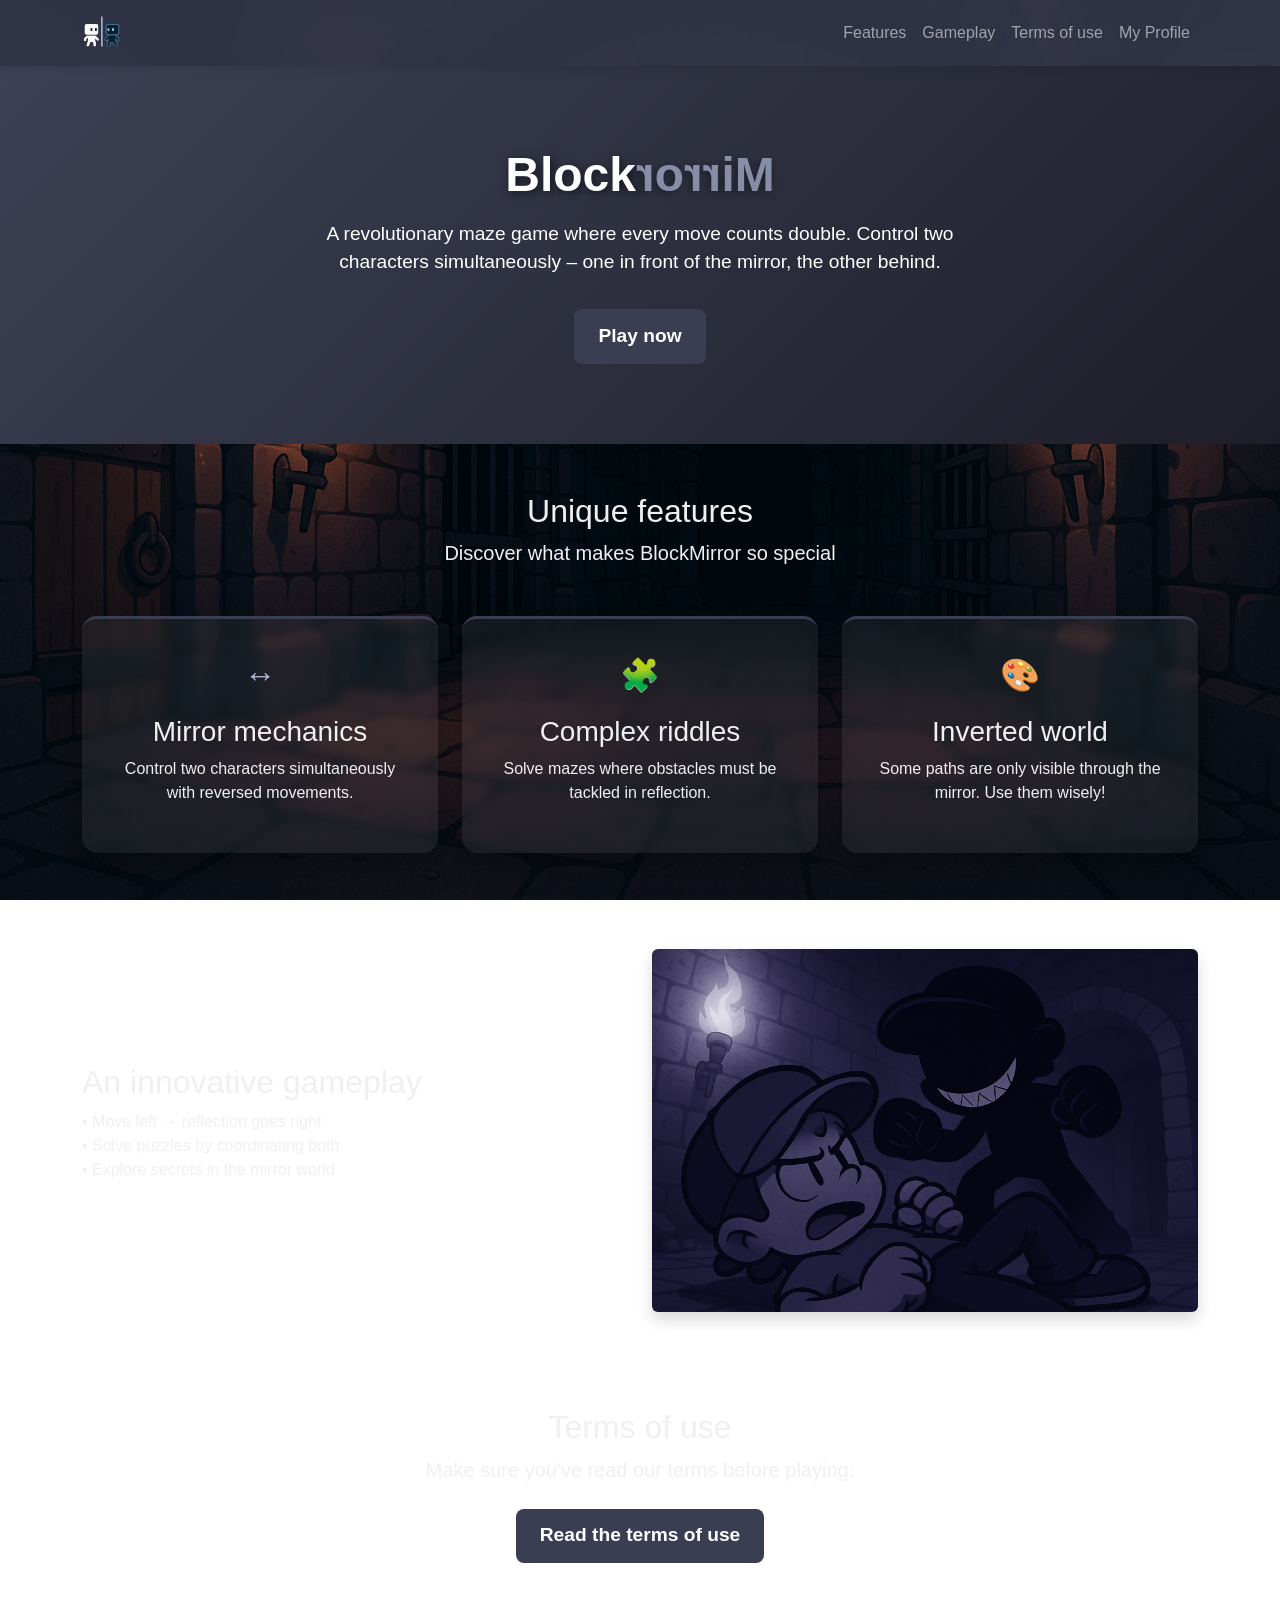
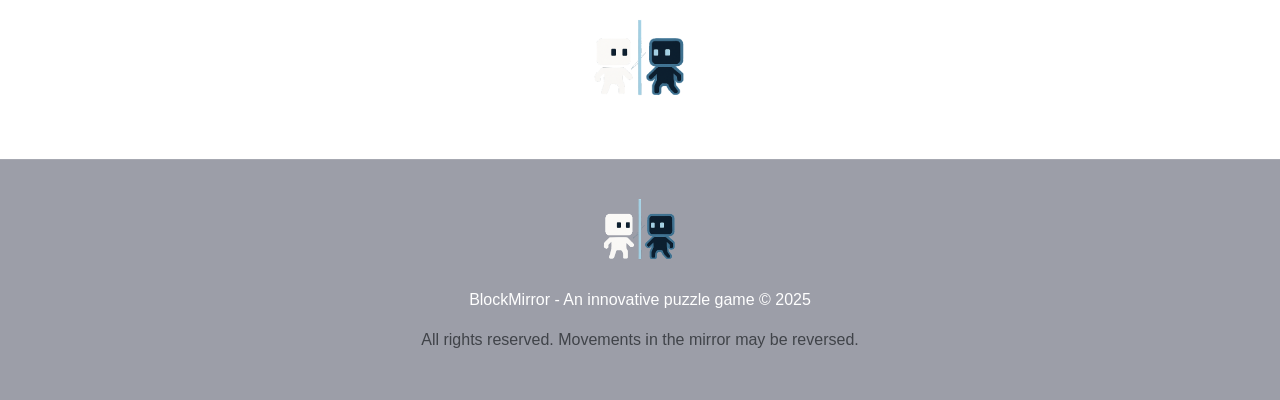
<file: 2025-grp05-JuOnly/SITE/index.html>
<!DOCTYPE html>
<html lang="fr">
<head>
  <meta charset="UTF-8" />
  <meta name="viewport" content="width=device-width, initial-scale=1.0"/>
  <title>BlockMirror - Home</title>
  <link href="https://cdn.jsdelivr.net/npm/bootstrap@5.3.0/dist/css/bootstrap.min.css" rel="stylesheet"/>
  <link rel="icon" href="pictures/logojeu.png" type="image/png" />
  <link rel="stylesheet" href="css/index.css">
  <style>
    :root {
      --primary-blue: #3a3e52;
      --dark-blue: #1b1b26;
      --light-blue: #aeb6d3;
      --mirror-effect: rgba(255, 255, 255, 0.05);
      --accent-orange: #d97b2a;
    }

    body {
      background: url("pictures/dungeon-bg.png") no-repeat center center fixed;
      background-size: cover;
      color: #f0f0f0;
      font-family: 'Segoe UI', Tahoma, Geneva, Verdana, sans-serif;
    }

    .navbar {
      background-color: rgba(58, 62, 82, 0.8);
      backdrop-filter: blur(4px);
    }

    .hero-section {
      padding: 5rem 0;
      background-color: rgba(0, 0, 0, 0.3);
    }

    .game-title {
      font-size: 3rem;
      font-weight: 700;
      text-shadow: 2px 2px 8px rgba(0, 0, 0, 0.6);
    }

    .mirror-text {
      display: inline-block;
      transform: scaleX(-1);
      color: var(--light-blue);
      opacity: 0.7;
    }

    .btn-mirror {
      background-color: var(--primary-blue);
      color: white;
      border: none;
      padding: 0.8rem 1.5rem;
      font-size: 1.2rem;
      font-weight: 600;
      border-radius: 8px;
      transition: all 0.3s;
      position: relative;
      overflow: hidden;
      text-decoration: none;
    }

    .btn-mirror:hover {
      background-color: var(--dark-blue);
      transform: translateY(-2px);
      box-shadow: 0 4px 8px rgba(0, 0, 0, 0.2);
      color: white;
    }
    .btn-mirror::after {
      content: "";
      position: absolute;
      top: 0; left: 0;
      width: 100%; height: 100%;
      background: linear-gradient(90deg, transparent, rgba(255,255,255,0.3), transparent);
      transform: translateX(-100%);
      transition: transform 0.7s;
    }

    .btn-mirror:hover::after {
      transform: translateX(100%);
    }

    .feature-card {
      background-color: rgba(255, 255, 255, 0.06);
      padding: 2rem;
      border-radius: 15px;
      text-align: center;
      color: #f0f0f0;
      border-top: 3px solid var(--primary-blue);
      box-shadow: 0 10px 30px rgba(0, 0, 0, 0.4);
      backdrop-filter: blur(5px);
    }

    .feature-icon {
      font-size: 2rem;
      margin-bottom: 1rem;
      color: var(--light-blue);
    }

    .gameplay-section {
      background-color: rgba(255, 255, 255, 0.03);
    }

    .footer-logo img {
      height: 80px;
    }

    footer {
      background-color: rgba(58, 62, 82, 0.5);
      color: white;
      padding: 2rem 0;
      margin-top: auto;
      text-align: center;
      backdrop-filter: blur(3px);
      border-top: 1px solid rgba(255, 255, 255, 0.1);
    }
  </style>
</head>
<body>
  <nav class="navbar navbar-expand-lg navbar-dark sticky-top">
    <div class="container">
      <a class="navbar-brand" href="#">
        <img src="pictures/logojeu.png" alt="BlockMirror Logo" height="60" />
      </a>
      <button class="navbar-toggler" type="button" data-bs-toggle="collapse" data-bs-target="#navbarNav">
        <span class="navbar-toggler-icon"></span>
      </button>
      <div class="collapse navbar-collapse" id="navbarNav">
        <ul class="navbar-nav ms-auto">
          <li class="nav-item"><a class="nav-link" href="#features">Features</a></li>
          <li class="nav-item"><a class="nav-link" href="#gameplay">Gameplay</a></li>
          <li class="nav-item"><a class="nav-link" href="#conditions">Terms of use</a></li>
          <li class="nav-item"><a class="nav-link" href="php/profil.php">My Profile</a></li>
        </ul>
      </div>
    </div>
  </nav>

  <section class="hero-section text-center">
    <div class="container">
      <h1 class="game-title">Block<span class="mirror-text">Mirror</span></h1>
      <p class="game-description lead mt-3">
        A revolutionary maze game where every move counts double.
        Control two characters simultaneously – one in front of the mirror, the other behind.
      </p>
      <a href="php/login.php" class="btn btn-lg btn-mirror">Play now</a>
    </div>
  </section>

  <section id="features" class="py-5">
    <div class="container">
      <div class="text-center mb-5">
        <h2>Unique features</h2>
        <p class="lead">Discover what makes BlockMirror so special</p>
      </div>
      <div class="row g-4">
        <div class="col-md-4">
          <div class="feature-card">
            <div class="feature-icon">↔️</div>
            <h3>Mirror mechanics</h3>
            <p>Control two characters simultaneously with reversed movements.</p>
          </div>
        </div>
        <div class="col-md-4">
          <div class="feature-card">
            <div class="feature-icon">🧩</div>
            <h3>Complex riddles</h3>
            <p>Solve mazes where obstacles must be tackled in reflection.</p>
          </div>
        </div>
        <div class="col-md-4">
          <div class="feature-card">
            <div class="feature-icon">🎨</div>
            <h3>Inverted world</h3>
            <p>Some paths are only visible through the mirror. Use them wisely!</p>
          </div>
        </div>
      </div>
    </div>
  </section>

  <section id="gameplay" class="gameplay-section py-5">
    <div class="container">
      <div class="row align-items-center">
        <div class="col-lg-6">
          <h2>An innovative gameplay</h2>
          <ul class="list-unstyled">
            <li>• Move left → reflection goes right</li>
            <li>• Solve puzzles by coordinating both</li>
            <li>• Explore secrets in the mirror world</li>
          </ul>
        </div>
        <div class="col-lg-6">
          <img src="pictures/niveau/gameplay.png" alt="Gameplay Screenshot" class="img-fluid rounded shadow" />
        </div>
      </div>
    </div>
  </section>

  <section id="conditions" class="py-5">
    <div class="container text-center">
      <h2>Terms of use</h2>
      <p class="lead mb-4">Make sure you've read our terms before playing:</p>
      <a href="html/conditions.html" class="btn btn-lg btn-mirror">Read the terms of use</a>
      <div class="mt-5">
        <img src="pictures/logojeu.png" alt="BlockMirror Logo" style="height: 100px;" class="rotate-on-hover" />
      </div>
    </div>
  </section>

  <footer>
    <div class="container">
      <div class="footer-logo">
        <img src="pictures/logojeu.png" alt="BlockMirror Logo" />
      </div>
      <p>BlockMirror - An innovative puzzle game © 2025</p>
      <p class="text-muted">All rights reserved. Movements in the mirror may be reversed.</p>
    </div>
  </footer>

  <script src="https://cdn.jsdelivr.net/npm/bootstrap@5.3.0/dist/js/bootstrap.bundle.min.js"></script>
</body>
</html>
</file>
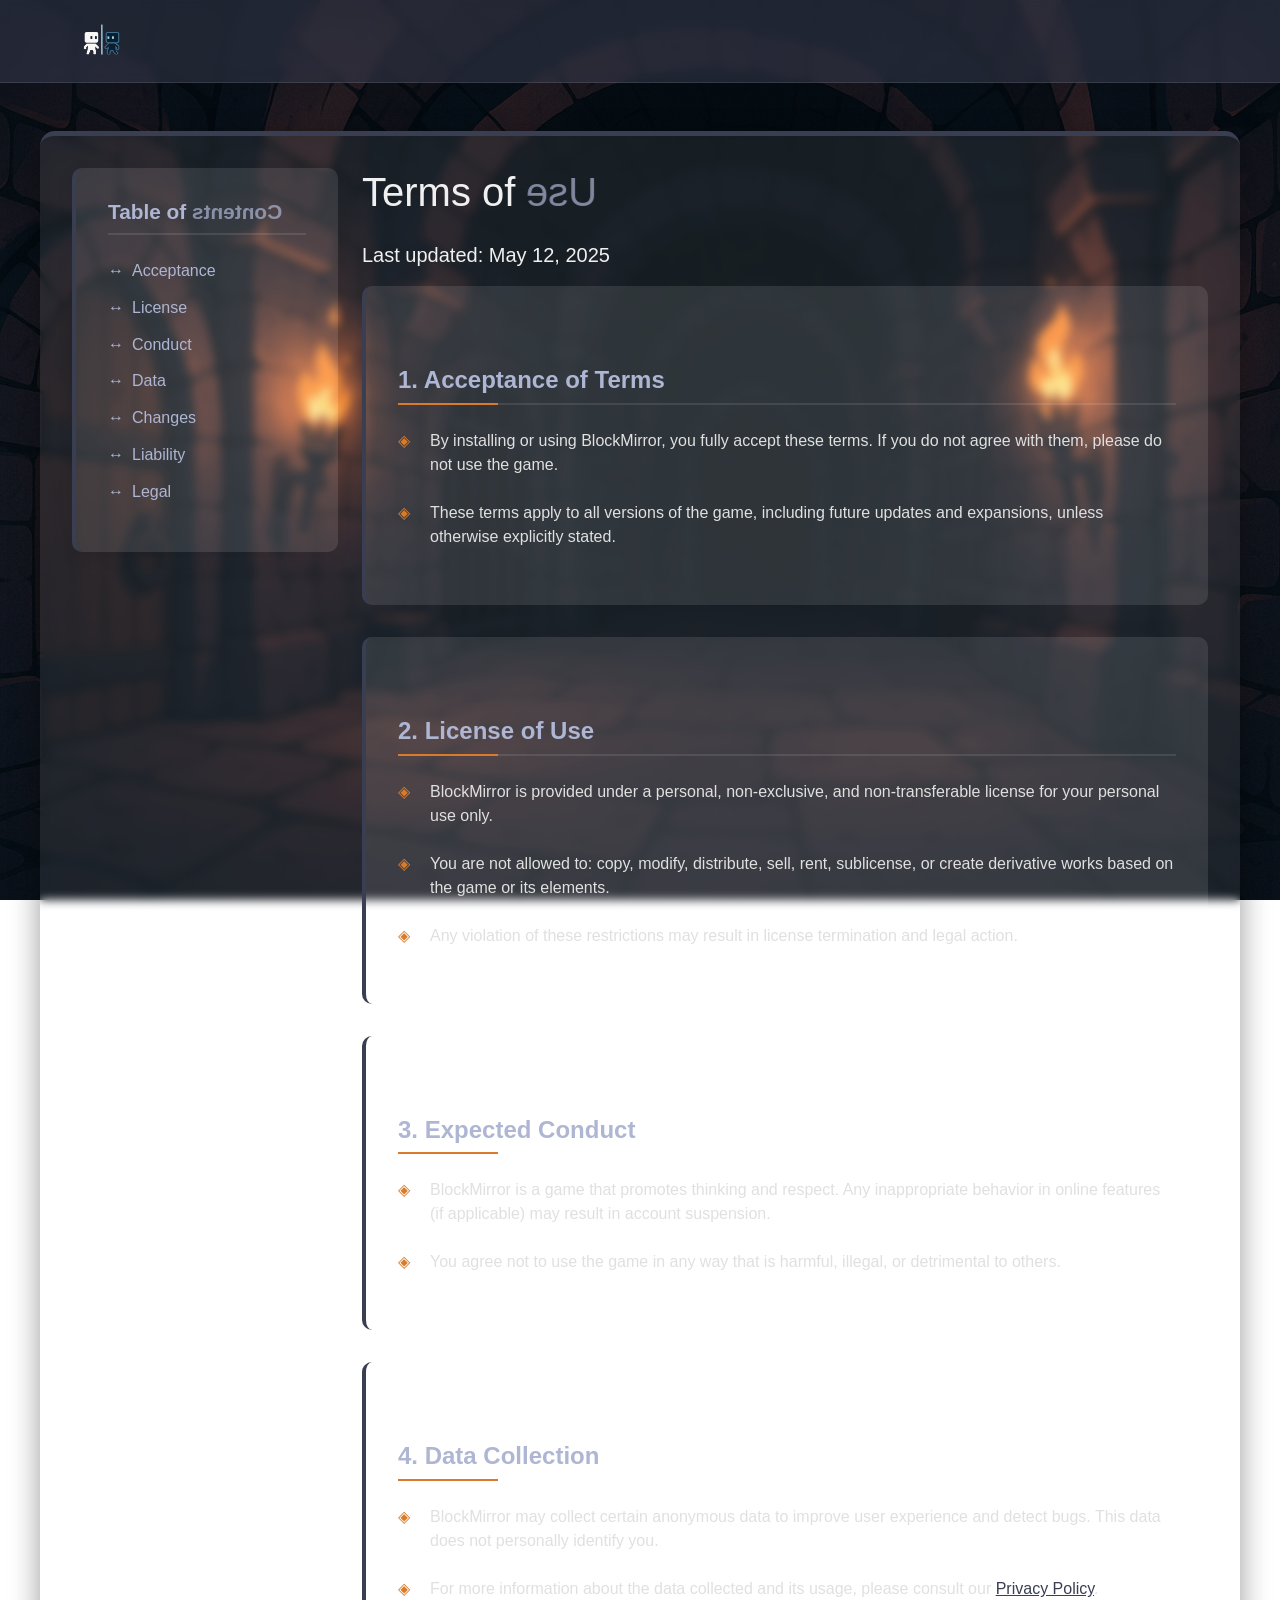
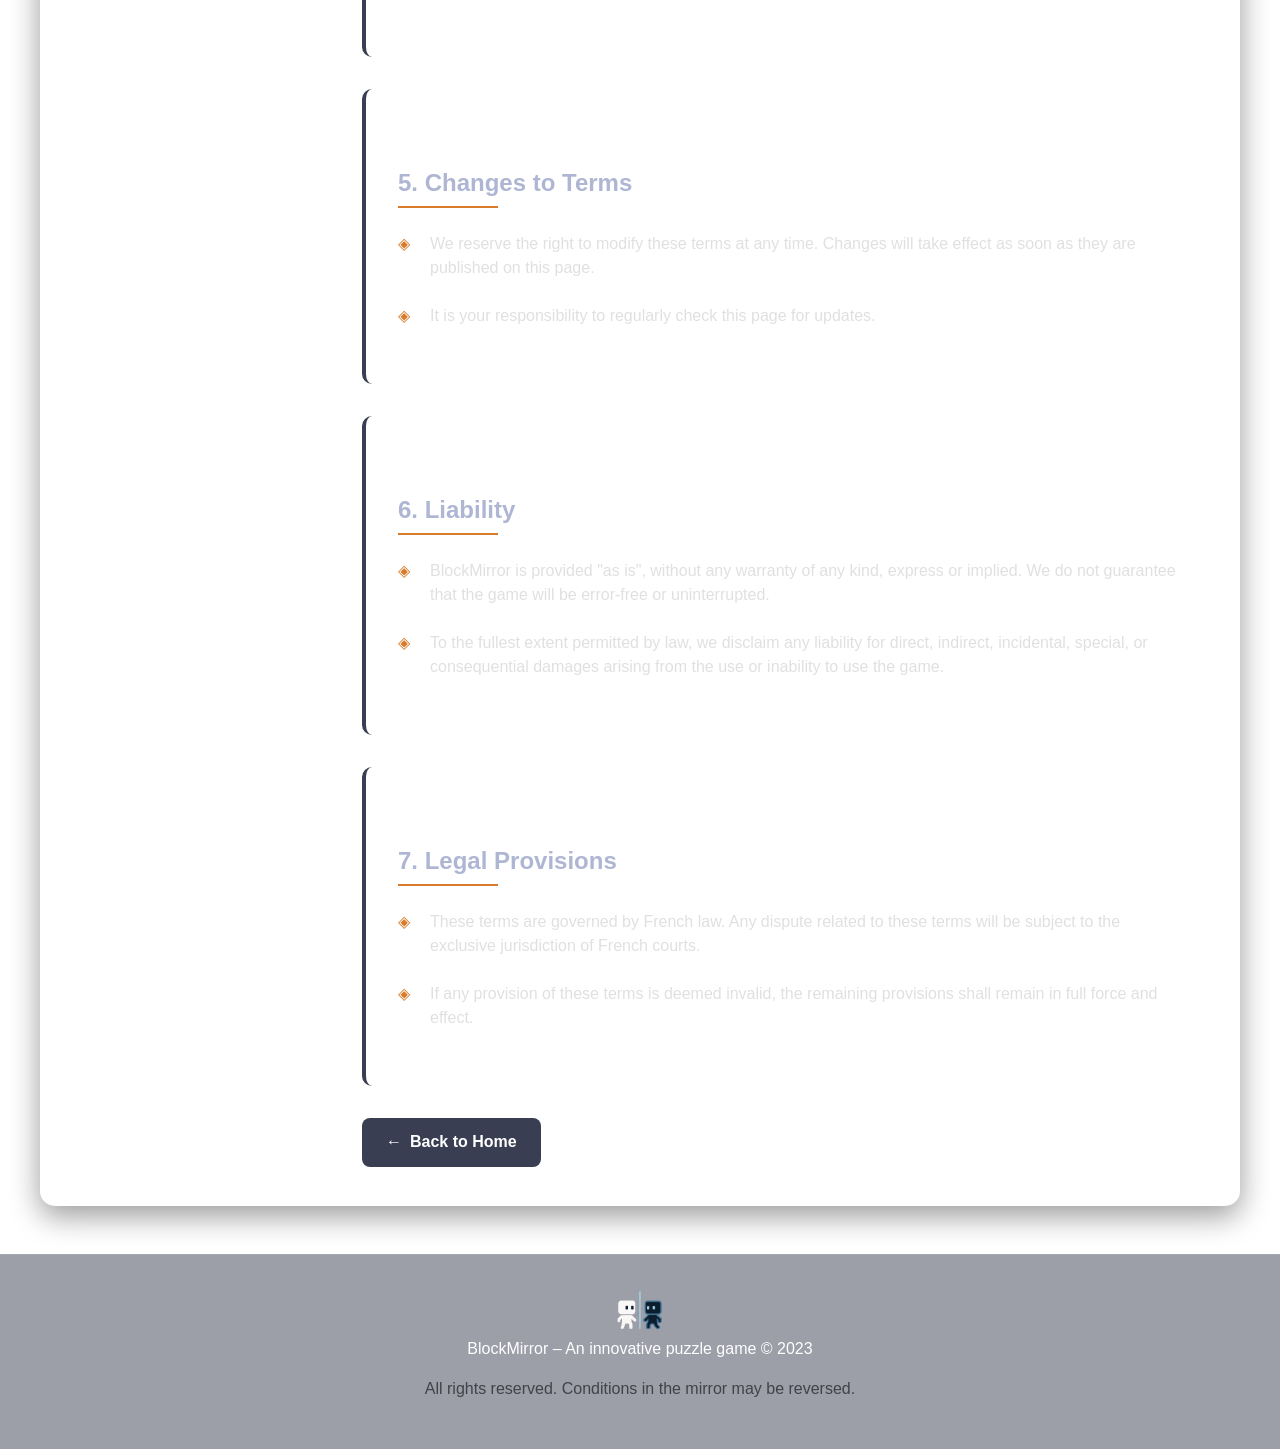
<file: 2025-grp05-JuOnly/SITE/html/conditions.html>
<!DOCTYPE html>
<html lang="en">
<head>
    <meta charset="UTF-8">
    <meta name="viewport" content="width=device-width, initial-scale=1.0">
    <title>BlockMirror - Terms of Use</title>
    <link href="https://cdn.jsdelivr.net/npm/bootstrap@5.3.0/dist/css/bootstrap.min.css" rel="stylesheet">
    <link rel="icon" href="../pictures/logojeu.png" type="image/png">
    <style>
                :root {
            --primary-blue: #3a3e52;
            --dark-blue: #1b1b26;
            --light-blue: #aeb6d3;
            --accent-orange: #d97b2a;
        }
        
        body {
            font-family: 'Segoe UI', Tahoma, Geneva, Verdana, sans-serif;
            background: url('../pictures/dungeon-bg.png') no-repeat center center fixed;
            background-size: cover;
            color: #f0f0f0;
            min-height: 100vh;
            display: flex;
            flex-direction: column;
        }
        
        body::before {
            content: "";
            position: absolute;
            top: 0;
            right: 0;
            bottom: 0;
            left: 0;
            background: url('data:image/svg+xml;utf8,<svg xmlns="http://www.w3.org/2000/svg" viewBox="0 0 100 100" preserveAspectRatio="none"><path fill="rgba(255,255,255,0.05)" d="M0,0 L100,0 L100,100 L0,100 Z" transform="scale(-1,1) translate(-100,0)"/></svg>');
            background-size: 100% 100%;
            opacity: 0.3;
            z-index: -1;
        }
        
        .navbar {
            background-color: rgba(58, 62, 82, 0.5);
            backdrop-filter: blur(5px);
            border-bottom: 1px solid rgba(255, 255, 255, 0.1);
            padding: 1rem 0;
        }
        
        .navbar-brand img {
            height: 40px;
            transition: transform 0.3s;
        }
        
        .navbar-brand:hover img {
            transform: scaleX(-1);
        }
        
        .container.my-5 {
            max-width: 1200px;
            margin: 3rem auto;
            padding: 2rem;
            background: rgba(255, 255, 255, 0.08);
            border-radius: 15px;
            box-shadow: 0 10px 30px rgba(0, 0, 0, 0.4);
            border-top: 5px solid var(--primary-blue);
            backdrop-filter: blur(5px);
        }
        
        .toc-container {
            background: rgba(255, 255, 255, 0.1);
            border-radius: 10px;
            padding: 2rem;
            box-shadow: 0 5px 15px rgba(0, 0, 0, 0.1);
            margin-bottom: 3rem;
            position: sticky;
            top: 20px;
            border-left: 4px solid var(--primary-blue);
        }
        
        .toc-title {
            color: var(--light-blue);
            border-bottom: 2px solid rgba(255, 255, 255, 0.1);
            padding-bottom: 0.5rem;
            margin-bottom: 1.5rem;
            font-size: 1.3rem;
            font-weight: 600;
        }
        
        .toc-list {
            list-style-type: none;
            padding-left: 0;
        }
        
        .toc-list li {
            margin-bottom: 0.8rem;
            position: relative;
            padding-left: 1.5rem;
        }
        
        .toc-list li::before {
            content: "↔";
            position: absolute;
            left: 0;
            color: var(--light-blue);
        }
        
        .toc-list li a {
            color: var(--light-blue);
            text-decoration: none;
            transition: all 0.3s;
        }
        
        .toc-list li a:hover {
            color: var(--accent-orange);
            padding-left: 5px;
        }
        
        .section-title {
            color: var(--light-blue);
            margin-top: 3rem;
            margin-bottom: 1.5rem;
            padding-bottom: 0.5rem;
            border-bottom: 2px solid rgba(255, 255, 255, 0.1);
            position: relative;
            font-size: 1.5rem;
            font-weight: 600;
        }
        
        .section-title::after {
            content: "";
            position: absolute;
            bottom: -2px;
            left: 0;
            width: 100px;
            height: 2px;
            background: var(--accent-orange);
        }
        
        .mirror-section {
            background: rgba(255, 255, 255, 0.1);
            border-radius: 10px;
            padding: 2rem;
            margin-bottom: 2rem;
            transition: all 0.3s;
            border-left: 4px solid var(--primary-blue);
        }
        
        .mirror-section:hover {
            transform: translateY(-5px);
            box-shadow: 0 8px 20px rgba(0, 0, 0, 0.2);
        }
        
        .mirror-text {
            display: inline-block;
            transform: scaleX(-1);
            color: var(--light-blue);
            opacity: 0.7;
        }
        
        .mirror-clause {
            position: relative;
            padding-left: 2rem;
            margin-bottom: 1.5rem;
            color: #e0e0e0;
        }
        
        .mirror-clause::before {
            content: "◈";
            position: absolute;
            left: 0;
            color: var(--accent-orange);
        }
        
        .back-to-home {
            display: inline-block;
            background-color: var(--primary-blue);
            color: white !important;
            border: none;
            padding: 0.8rem 1.5rem;
            font-size: 1rem;
            font-weight: 600;
            border-radius: 8px;
            text-decoration: none;
            transition: all 0.3s;
            position: relative;
            overflow: hidden;
        }
        
        .back-to-home:hover {
            background-color: var(--dark-blue);
            transform: translateY(-2px);
            box-shadow: 0 4px 8px rgba(0, 0, 0, 0.2);
            color: white !important;
        }
        
        .back-to-home::before {
            content: "←";
            margin-right: 8px;
        }
        
        .back-to-home::after {
            content: "";
            position: absolute;
            top: 0;
            left: 0;
            width: 100%;
            height: 100%;
            background: linear-gradient(90deg, transparent, rgba(255,255,255,0.3), transparent);
            transform: translateX(-100%);
            transition: transform 0.7s;
        }
        
        .back-to-home:hover::after {
            transform: translateX(100%);
        }
        
        footer {
            background-color: rgba(58, 62, 82, 0.5);
            color: white;
            padding: 2rem 0;
            margin-top: auto;
            text-align: center;
            backdrop-filter: blur(3px);
            border-top: 1px solid rgba(255, 255, 255, 0.1);
        }
        
        .footer-logo img {
            height: 50px;
            transition: transform 0.5s;
        }
        
        .footer-logo img:hover {
            transform: scaleX(-1);
        }
        
        @media (max-width: 768px) {
            .toc-container {
                position: static;
                margin-bottom: 2rem;
            }
            
            .container.my-5 {
                margin: 1rem;
                padding: 1rem;
            }
        }


    </style>
</head>
<body>
    <nav class="navbar navbar-expand-lg navbar-dark">
        <div class="container">
            <a class="navbar-brand" href="../index.html">
                <img src="../pictures/logojeu.png" alt="BlockMirror Logo">
            </a>
            <button class="navbar-toggler" type="button" data-bs-toggle="collapse" data-bs-target="#navbarNav">
                <span class="navbar-toggler-icon"></span>
            </button>
        </div>
    </nav>

    <div class="container my-5">
        <div class="row">
            <div class="col-lg-3">
                <div class="toc-container">
                    <h2 class="toc-title">Table of <span class="mirror-text">Contents</span></h2>
                    <ul class="toc-list">
                        <li><a href="#acceptance">Acceptance</a></li>
                        <li><a href="#license">License</a></li>
                        <li><a href="#conduct">Conduct</a></li>
                        <li><a href="#data">Data</a></li>
                        <li><a href="#modifications">Changes</a></li>
                        <li><a href="#liability">Liability</a></li>
                        <li><a href="#legal">Legal</a></li>
                    </ul>
                </div>
            </div>
            
            <div class="col-lg-9">
                <h1 class="mb-4">Terms of <span class="mirror-text">Use</span></h1>
                <p class="lead">Last updated: May 12, 2025</p>
                
                <div class="mirror-section" id="acceptance">
                    <h2 class="section-title">1. Acceptance of Terms</h2>
                    <div class="mirror-clause">
                        By installing or using BlockMirror, you fully accept these terms. If you do not agree with them, please do not use the game.
                    </div>
                    <div class="mirror-clause">
                        These terms apply to all versions of the game, including future updates and expansions, unless otherwise explicitly stated.
                    </div>
                </div>
                
                <div class="mirror-section" id="license">
                    <h2 class="section-title">2. License of Use</h2>
                    <div class="mirror-clause">
                        BlockMirror is provided under a personal, non-exclusive, and non-transferable license for your personal use only.
                    </div>
                    <div class="mirror-clause">
                        You are not allowed to: copy, modify, distribute, sell, rent, sublicense, or create derivative works based on the game or its elements.
                    </div>
                    <div class="mirror-clause">
                        Any violation of these restrictions may result in license termination and legal action.
                    </div>
                </div>
                
                <div class="mirror-section" id="conduct">
                    <h2 class="section-title">3. Expected Conduct</h2>
                    <div class="mirror-clause">
                        BlockMirror is a game that promotes thinking and respect. Any inappropriate behavior in online features (if applicable) may result in account suspension.
                    </div>
                    <div class="mirror-clause">
                        You agree not to use the game in any way that is harmful, illegal, or detrimental to others.
                    </div>
                </div>
                
                <div class="mirror-section" id="data">
                    <h2 class="section-title">4. Data Collection</h2>
                    <div class="mirror-clause">
                        BlockMirror may collect certain anonymous data to improve user experience and detect bugs. This data does not personally identify you.
                    </div>
                    <div class="mirror-clause">
                        For more information about the data collected and its usage, please consult our <a href="#" style="color: var(--primary-blue);">Privacy Policy</a>.
                    </div>
                </div>
                
                <div class="mirror-section" id="modifications">
                    <h2 class="section-title">5. Changes to Terms</h2>
                    <div class="mirror-clause">
                        We reserve the right to modify these terms at any time. Changes will take effect as soon as they are published on this page.
                    </div>
                    <div class="mirror-clause">
                        It is your responsibility to regularly check this page for updates.
                    </div>
                </div>
                
                <div class="mirror-section" id="liability">
                    <h2 class="section-title">6. Liability</h2>
                    <div class="mirror-clause">
                        BlockMirror is provided "as is", without any warranty of any kind, express or implied. We do not guarantee that the game will be error-free or uninterrupted.
                    </div>
                    <div class="mirror-clause">
                        To the fullest extent permitted by law, we disclaim any liability for direct, indirect, incidental, special, or consequential damages arising from the use or inability to use the game.
                    </div>
                </div>
                
                <div class="mirror-section" id="legal">
                    <h2 class="section-title">7. Legal Provisions</h2>
                    <div class="mirror-clause">
                        These terms are governed by French law. Any dispute related to these terms will be subject to the exclusive jurisdiction of French courts.
                    </div>
                    <div class="mirror-clause">
                        If any provision of these terms is deemed invalid, the remaining provisions shall remain in full force and effect.
                    </div>
                </div>
                
                <a href="../index.html" class="back-to-home">Back to Home</a>
            </div>
        </div>
    </div>

    <footer class="text-center">
        <div class="container">
            <div class="footer-logo">
                <img src="../pictures/logojeu.png" alt="BlockMirror Logo">
            </div>
            <p>BlockMirror – An innovative puzzle game © 2023</p>
            <p class="text-muted">All rights reserved. Conditions in the mirror may be reversed.</p>
        </div>
    </footer>

    <script src="https://cdn.jsdelivr.net/npm/bootstrap@5.3.0/dist/js/bootstrap.bundle.min.js"></script>
</body>
</html>
</file>
<file: 2025-grp05-JuOnly/SITE/css/index.css>
:root {
            --primary-blue: #1a73e8;
            --dark-blue: #0d47a1;
            --light-blue: #bbdefb;
            --mirror-effect: #e3f2fd;
        }
        
        body {
            font-family: 'Segoe UI', Tahoma, Geneva, Verdana, sans-serif;
            background-color: #f5f5f5;
            color: #333;
        }
        
        .navbar {
            background-color: var(--primary-blue);
            box-shadow: 0 2px 10px rgba(0, 0, 0, 0.1);
        }
        
        .navbar-brand img {
            height: 40px;
            transition: transform 0.3s;
        }
        
        .navbar-brand:hover img {
            transform: scaleX(-1);
        }
        
        .hero-section {
            background: linear-gradient(135deg, var(--primary-blue), var(--dark-blue));
            color: white;
            padding: 5rem 0;
            position: relative;
            overflow: hidden;
        }
        
        .hero-section::before {
            content: "";
            position: absolute;
            top: 0;
            right: 0;
            bottom: 0;
            left: 0;
            background: url('data:image/svg+xml;utf8,<svg xmlns="http://www.w3.org/2000/svg" viewBox="0 0 100 100" preserveAspectRatio="none"><path fill="rgba(255,255,255,0.05)" d="M0,0 L100,0 L100,100 L0,100 Z" transform="scale(-1,1) translate(-100,0)"/></svg>');
            background-size: 100% 100%;
            opacity: 0.3;
        }
        
        .game-title {
            font-size: 3.5rem;
            font-weight: 700;
            text-shadow: 2px 2px 4px rgba(0, 0, 0, 0.3);
            margin-bottom: 1rem;
            position: relative;
        }
        
        .mirror-text {
            display: inline-block;
            transform: scaleX(-1);
            color: var(--light-blue);
            opacity: 0.7;
        }
        
        .game-description {
            font-size: 1.2rem;
            max-width: 700px;
            margin: 0 auto 2rem;
        }
        
        .feature-card {
            background-color: white;
            border-radius: 10px;
            padding: 2rem;
            box-shadow: 0 5px 15px rgba(0, 0, 0, 0.1);
            height: 100%;
            transition: transform 0.3s, box-shadow 0.3s;
            border-top: 5px solid var(--primary-blue);
        }
        
        .feature-card:hover {
            transform: translateY(-10px);
            box-shadow: 0 15px 30px rgba(0, 0, 0, 0.15);
        }
        
        .feature-icon {
            font-size: 2.5rem;
            color: var(--primary-blue);
            margin-bottom: 1rem;
        }
        
        .gameplay-section {
            background-color: var(--light-blue);
            padding: 5rem 0;
        }
        
        .screenshot-container {
            position: relative;
            margin: 2rem 0;
            perspective: 1000px;
        }
        
        .screenshot {
            width: 100%;
            border-radius: 10px;
            box-shadow: 0 10px 30px rgba(0, 0, 0, 0.2);
            transition: transform 0.5s;
            background-color: var(--mirror-effect);
            padding: 20px;
            min-height: 300px;
            display: flex;
            align-items: center;
            justify-content: center;
            position: relative;
        }
        
        .screenshot::before {
            content: "Image du jeu";
            position: absolute;
            top: 50%;
            left: 50%;
            transform: translate(-50%, -50%);
            color: var(--primary-blue);
            font-size: 1.5rem;
            opacity: 0.5;
        }
        
        .screenshot-mirror {
            position: absolute;
            top: 0;
            left: 0;
            width: 100%;
            height: 100%;
            background-color: var(--mirror-effect);
            border-radius: 10px;
            transform: scaleX(-1);
            opacity: 0.3;
            z-index: -1;
        }
        
        .btn-primary {
            background-color: var(--primary-blue);
            border-color: var(--primary-blue);
            padding: 0.75rem 2rem;
            font-weight: 600;
            transition: all 0.3s;
        }
        
        .btn-primary:hover {
            background-color: var(--dark-blue);
            border-color: var(--dark-blue);
            transform: translateY(-2px);
        }
        
        .btn-mirror {
            position: relative;
            overflow: hidden;
        }
        
        .btn-mirror::after {
            content: "";
            position: absolute;
            top: 0;
            left: 0;
            width: 100%;
            height: 100%;
            background: linear-gradient(90deg, transparent, rgba(255,255,255,0.3), transparent);
            transform: translateX(-100%);
            transition: transform 0.5s;
        }
        
        .btn-mirror:hover::after {
            transform: translateX(100%);
        }
        
        footer {
            background-color: var(--dark-blue);
            color: white;
            padding: 3rem 0;
        }
        
        .footer-logo img {
            height: 50px;
            margin-bottom: 1rem;
        }
        
        .floating-mirror {
            animation: float 6s ease-in-out infinite;
        }
        
        @keyframes float {
            0% { transform: translateY(0px) scaleX(1); }
            50% { transform: translateY(-20px) scaleX(-1); }
            100% { transform: translateY(0px) scaleX(1); }
        }
        
        .rotate-on-hover:hover {
            animation: rotate 0.5s linear;
        }
        
        @keyframes rotate {
            0% { transform: rotateY(0deg); }
            100% { transform: rotateY(360deg); }
        }
        
        .mirror-section {
            position: relative;
        }
        
        .mirror-section::after {
            content: "";
            position: absolute;
            bottom: -20px;
            left: 0;
            width: 100%;
            height: 20px;
            background: linear-gradient(to bottom, rgba(227, 242, 253, 0.8), transparent);
        }
</file>
